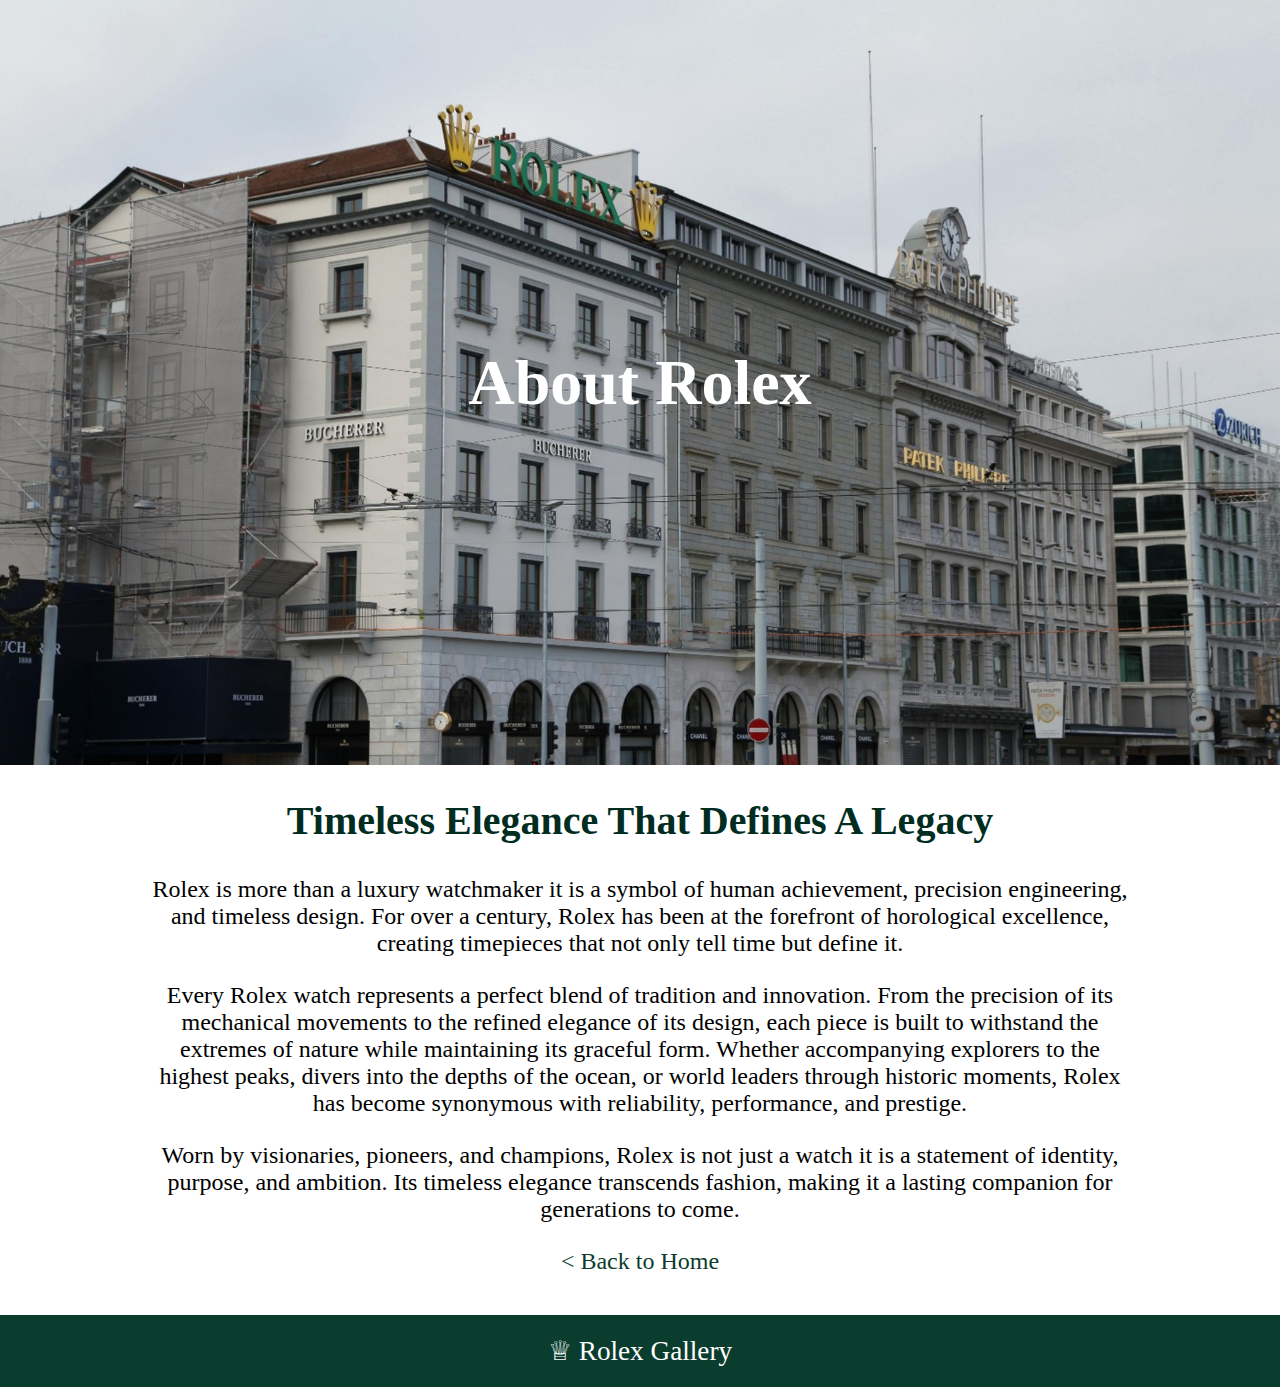
<file: about.htm>
<!DOCTYPE html>
<html lang="en">
<head>
<meta charset="UTF-8" />
<meta name="viewport" content="width=device-width, initial-scale=1.0"/>
<title>About Rolex</title>
<style>
body { background-color: white; font-family: platino, serif; margin: 0px; padding: 0; text-align: center;}

header { background-image: url(about1.jpg); background-size: cover; background-position: center center; height: 85vh; display: flex; justify-content: center; align-items: center;}

header h1 { font-size: 4em; color: white;}

h1 { font-size: 2.5em; text-align: center; padding: 5px 20px; color: #002d1f;}

p { font-size: 1.5em; text-align: canter; margin: 25px 150px;}

a:link { color: #0b3d2e; background-color: transparent; text-decoration: none;}

a:visited { color: gray; background-color: transparent; text-decoration: none;}

a:hover { color: gray; background-color: transparent; text-decoration: underline;}

a:active { color: gray; background-color: transparent; text-decoration: underline;}

footer { background: #0b3d2e; color: white; font-size: 1.7em; text-align:center; padding: 20px; margin-top: 40px;}
</style>
</head>
<body>
<header>
<h1>About Rolex</h1>
</header>
<h1>Timeless Elegance That Defines A Legacy</h1>
<p>Rolex is more than a luxury watchmaker it is a symbol of human achievement, precision engineering, and timeless design. For over a century, Rolex has been at the forefront of horological excellence, creating timepieces that not only tell time but define it.</P>
<p>Every Rolex watch represents a perfect blend of tradition and innovation. From the precision of its mechanical movements to the refined elegance of its design, each piece is built to withstand the extremes of nature while maintaining its graceful form. Whether accompanying explorers to the highest peaks, divers into the depths of the ocean, or world leaders through historic moments, Rolex has become synonymous with reliability, performance, and prestige.</p>
<p>Worn by visionaries, pioneers, and champions, Rolex is not just a watch it is a statement of identity, purpose, and ambition. Its timeless elegance transcends fashion, making it a lasting companion for generations to come.</p>
<p><a href="index.htm"><  Back to Home</a></p>
<footer>
&#9813; Rolex Gallery
</footer>
</body>
</html>
</file>
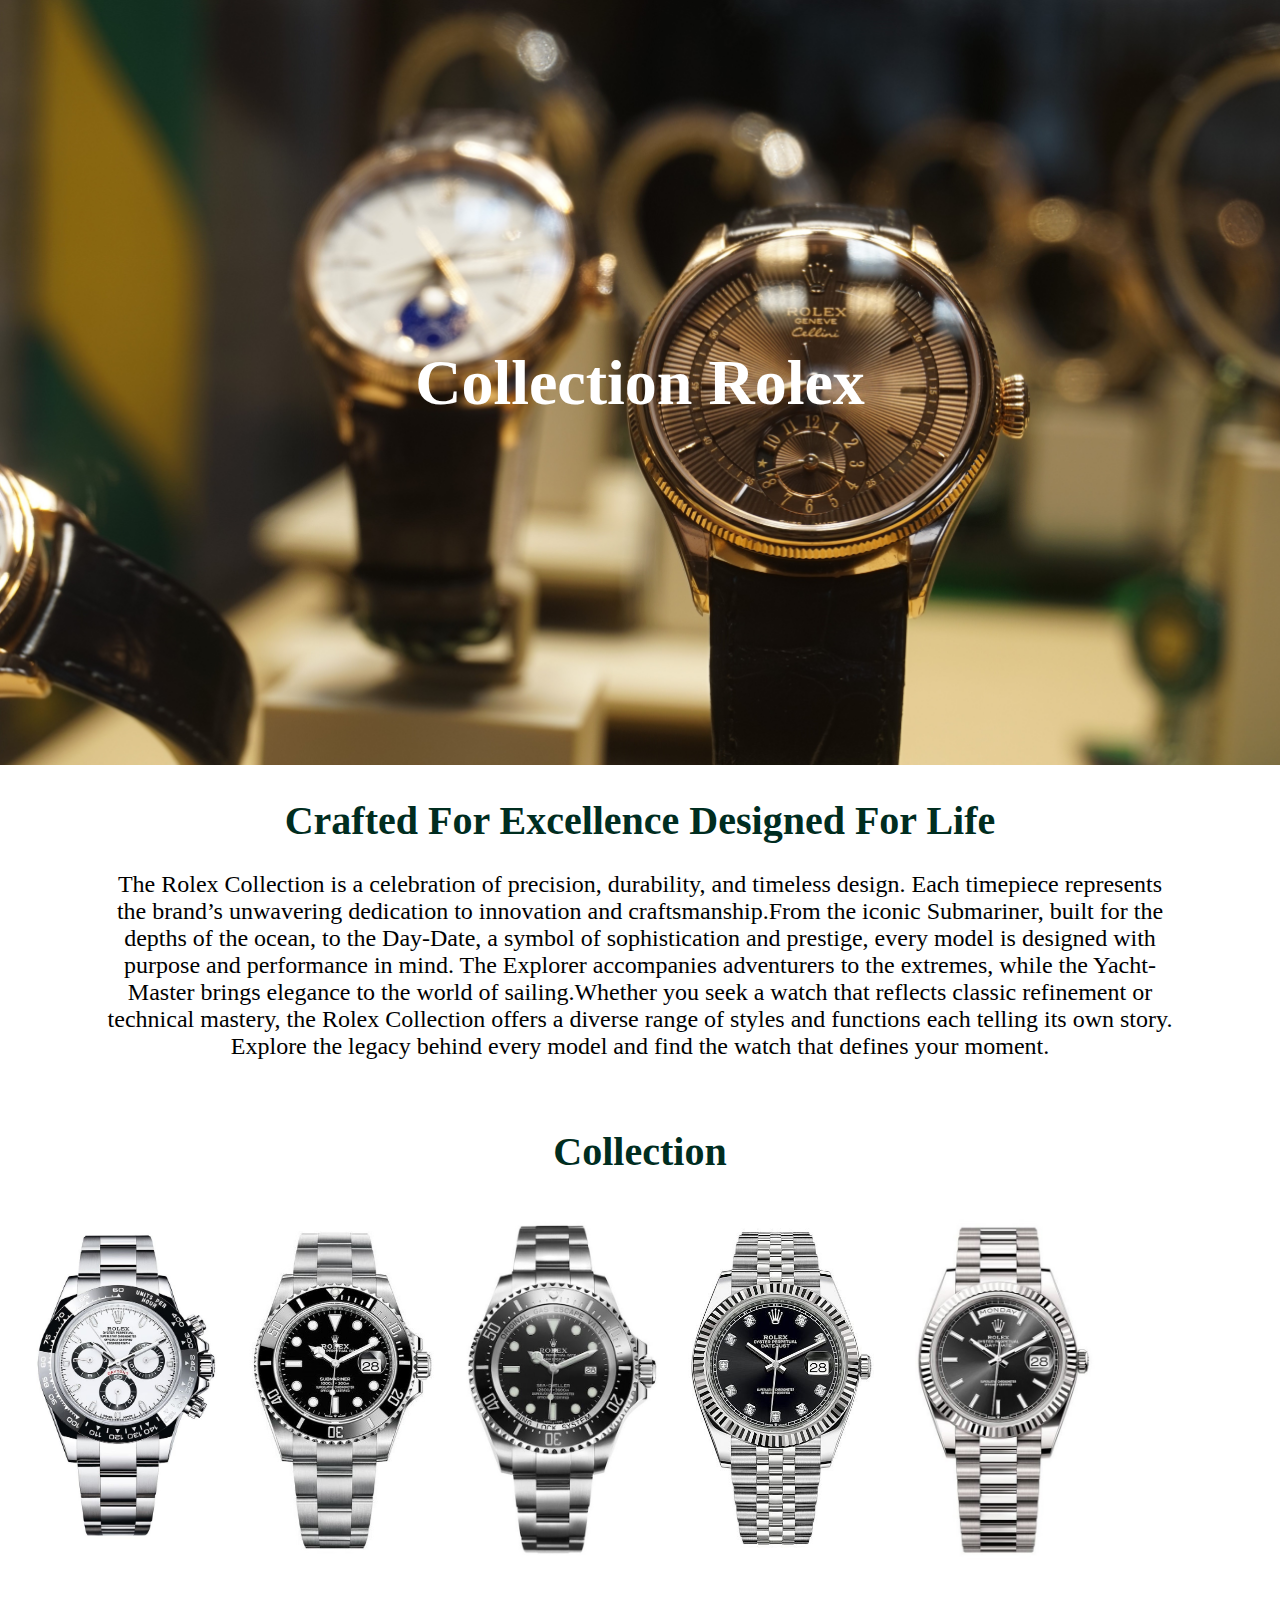
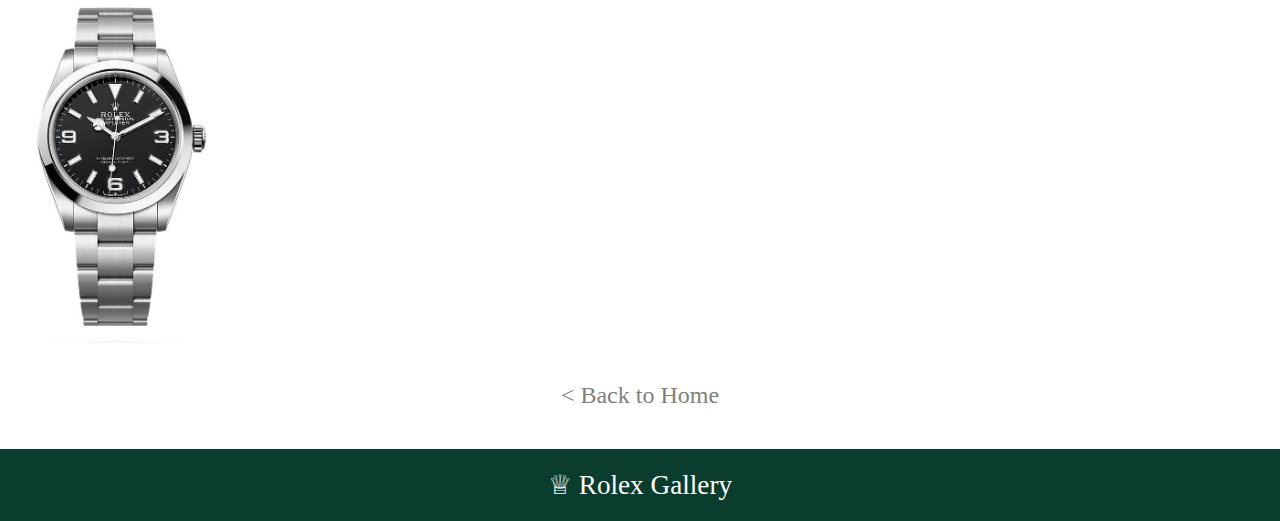
<file: collection.htm>
<!DOCTYPE html>
<html lang="en">
<head>
<meta charset="UTF-8" />
<meta name="viewport" content="width=device-width, initial-scale=1.0"/>
<title>Collection Rolex</title>
<style>
body { background-color: white; font-family: platino, serif; margin: 0px; text-align: center;}

header { background-image: url(collection1.jpg); background-size: cover; background-position: center center; height: 85vh; display: flex; justify-content: center; align-items: center;}

header h1 { font-size: 4em; color: white;}

section { padding: 5px 20px; text-align: center;}

section h1 { font-size: 2.5em; text-align: center; color: #002d1f;}

section p { font-size: 1.5em; text-align: center; margin: 25px 85px;}

section h2 { font-size: 2.5em; color: #002d1f;}

.container { display: flex; flex-wrap: wrap; gap: 20px;}

img { width: 200px; border-radius: 10px;}

a:link { color: gray; background-color: transparent; text-decoration: none;}

a:visited { color: gray; background-color: transparent; text-decoration: none;}

a:hover { color: gray; background-color: transparent; text-decoration: underline;}

a:active { color: gray; background-color: transparent; text-decoration: underline;}

footer { background: #0b3d2e; color: white; font-size: 1.7em; text-align:center; padding: 20px; margin-top: 10px;}
</style>
</head>
<body>
<header>
<h1>Collection Rolex</h1>
</header>

<section>
<h1>Crafted For Excellence Designed For Life</h1>
<p>The Rolex Collection is a celebration of precision, durability, and timeless design. Each timepiece represents the brand’s unwavering dedication to innovation and craftsmanship.From the iconic Submariner, built for the depths of the ocean, to the Day-Date, a symbol of sophistication and prestige, every model is designed with purpose and performance in mind. The Explorer accompanies adventurers to the extremes, while the Yacht-Master brings elegance to the world of sailing.Whether you seek a watch that reflects classic refinement or technical mastery, the Rolex Collection offers a diverse range of styles and functions each telling its own story. Explore the legacy behind every model and find the watch that defines your moment.</p>
</section>

<section>
<h2>Collection</h2>
<div class="container">
<a href="daytona.htm">
<img src="daytona1.jpg" alt="Rolex Daytona">
</a>
<a href="submariner.htm">
<img src="submariner1.jpg" alt="Rolex Submariner">
</a>
<a href="sea-dweller.htm">
<img src="sea-dweller1.jpg" alt="Rolex Sea-Dweller">
</a>
<a href="datejust.htm">
<img src="datejust1.jpg" alt="Rolex Datejust">
</a>
<a href="day-date.htm">
<img src="day-date1.jpg" alt="Rolex Day-Date">
</a>
<a href="explorer.htm">
<img src="explorer1.jpg" alt="Rolex Explorer">
</a>
</div>
</section>

<section>
<p><a href="index.htm">< Back to Home</a></p>
</section>

<footer>
&#9813; Rolex Gallery
</footer>
</body>
</html>
</file>
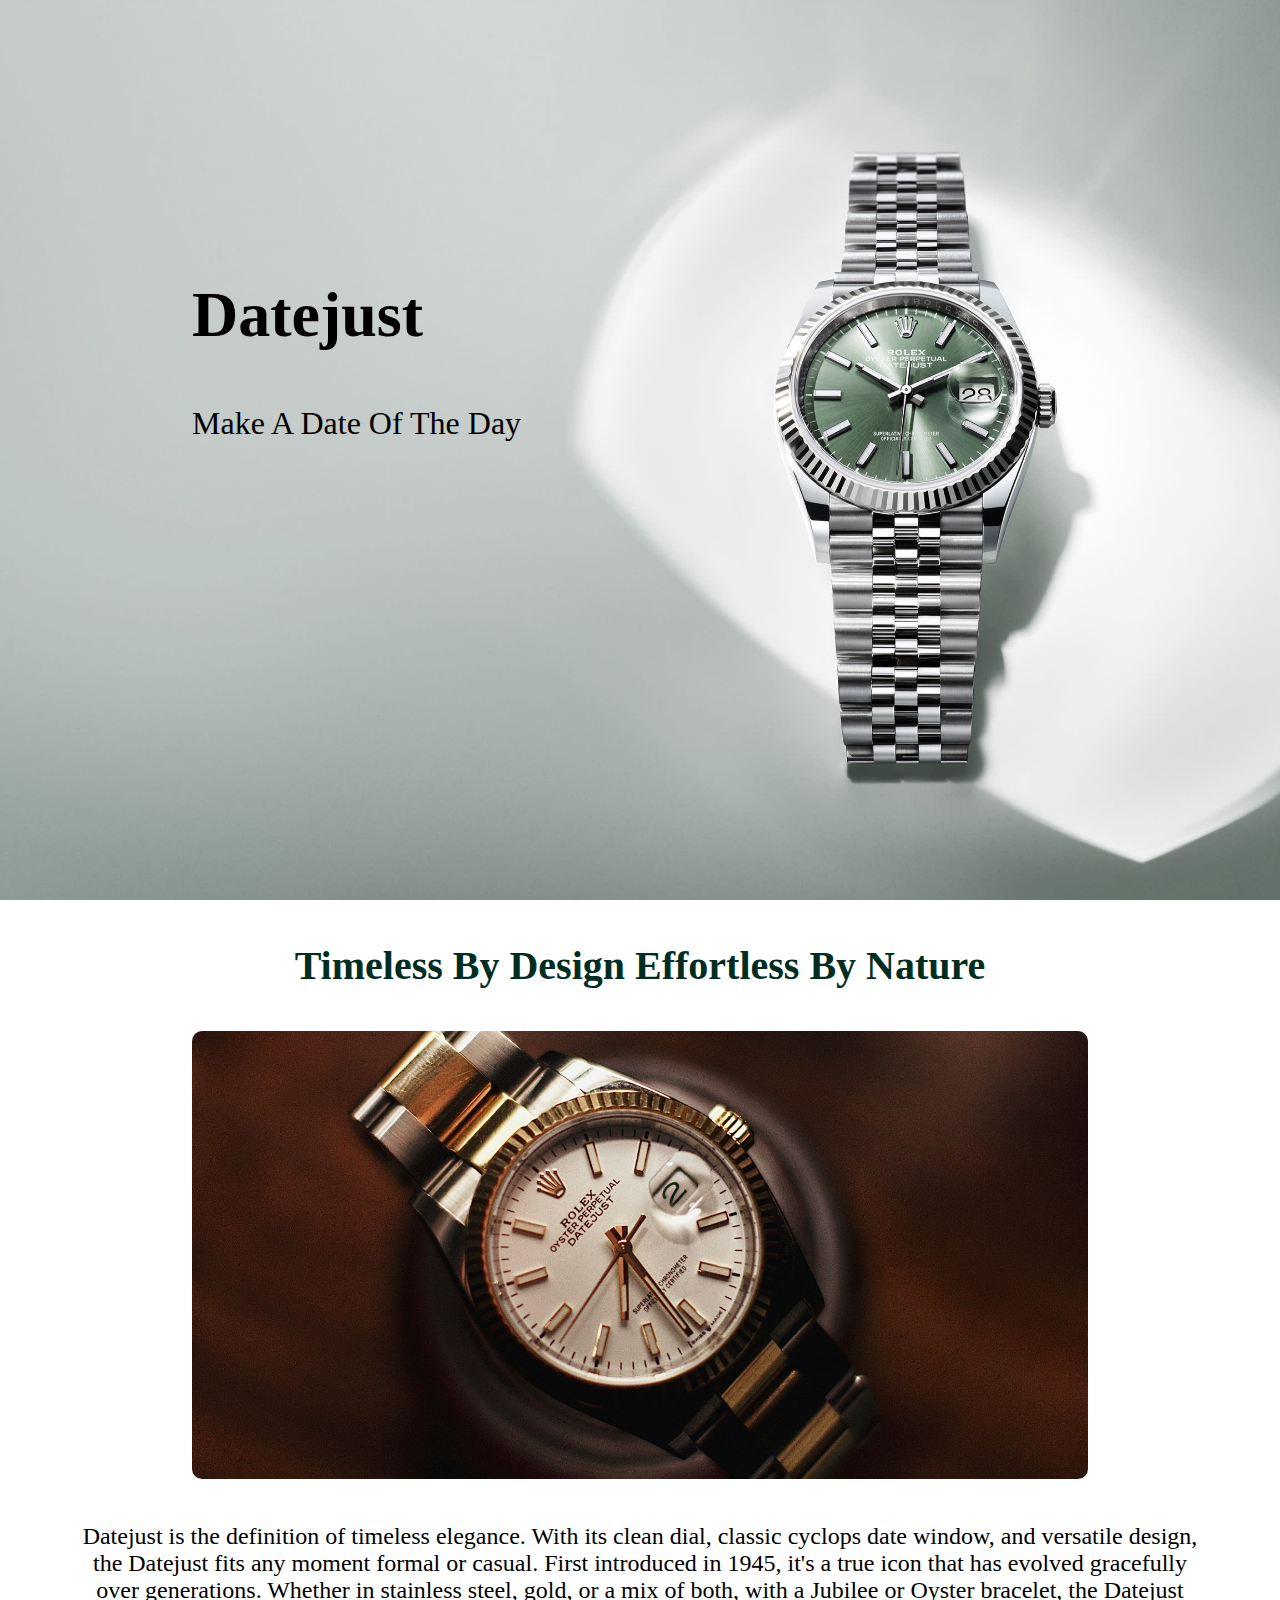
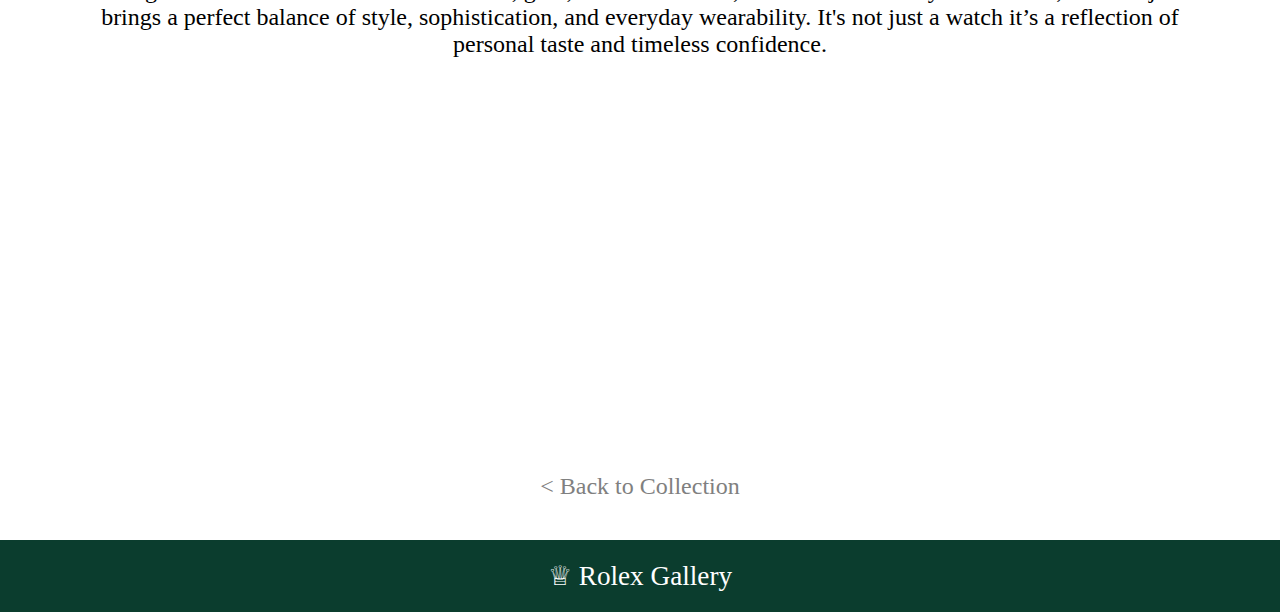
<file: datejust.htm>
<!DOCTYPE html>
<html lang="en">
<head>
<meta charset="UTF-8" />
<meta name="viewport" content="width=device-width, initial-scale=1.0"/>
<link rel="stylesheet" href="style.css">
<title>Date-just</title>
<style>
header { background-image: url(datejust.jpg); background-size: cover; background-position: center center; height: 100vh; position: relative; color: black;} 
.overlay { position: absolute; text-align: left; top: 25%;  margin-left: 15%;}
.overlay h2 { font-size: 4em;}
.overlay p { font-size: 2em;  margin-left: 0;}
</style>
</head>
<body>
<header>
<div class="overlay">
<h2>Datejust</h2>
<p>Make A Date Of The Day</p>
</div>
</header>
<h1>Timeless By Design Effortless By Nature</h1>
<img src="datejust2.jpg" alt="Rolex Datejust">
<p>Datejust is the definition of timeless elegance. With its clean dial, classic cyclops date window, and versatile design, the Datejust fits any moment formal or casual. First introduced in 1945, it's a true icon that has evolved gracefully over generations. Whether in stainless steel, gold, or a mix of both, with a Jubilee or Oyster bracelet, the Datejust brings a perfect balance of style, sophistication, and everyday wearability. It's not just a watch it’s a reflection of personal taste and timeless confidence.</p>
<table>
<tr>
<td>
<iframe width="560" height="315" src="https://www.youtube.com/embed/i6x6YTnvDNQ?si=YHGpEahLhLN63D08" title="YouTube video player" frameborder="0" allow="accelerometer; autoplay; clipboard-write; encrypted-media; gyroscope; picture-in-picture; web-share" referrerpolicy="strict-origin-when-cross-origin" allowfullscreen></iframe>
</td>
<td>
<iframe width="560" height="315" src="https://www.youtube.com/embed/ZN0NHhdpsII?si=Q3p6FcaPKR4AqPRm" title="YouTube video player" frameborder="0" allow="accelerometer; autoplay; clipboard-write; encrypted-media; gyroscope; picture-in-picture; web-share" referrerpolicy="strict-origin-when-cross-origin" allowfullscreen></iframe>
</td>
</tr>
</table>
<p><a href="collection.htm">< Back to Collection</a></p>
<footer>
&#9813; Rolex Gallery
</footer>
</body>
</html>
</file>
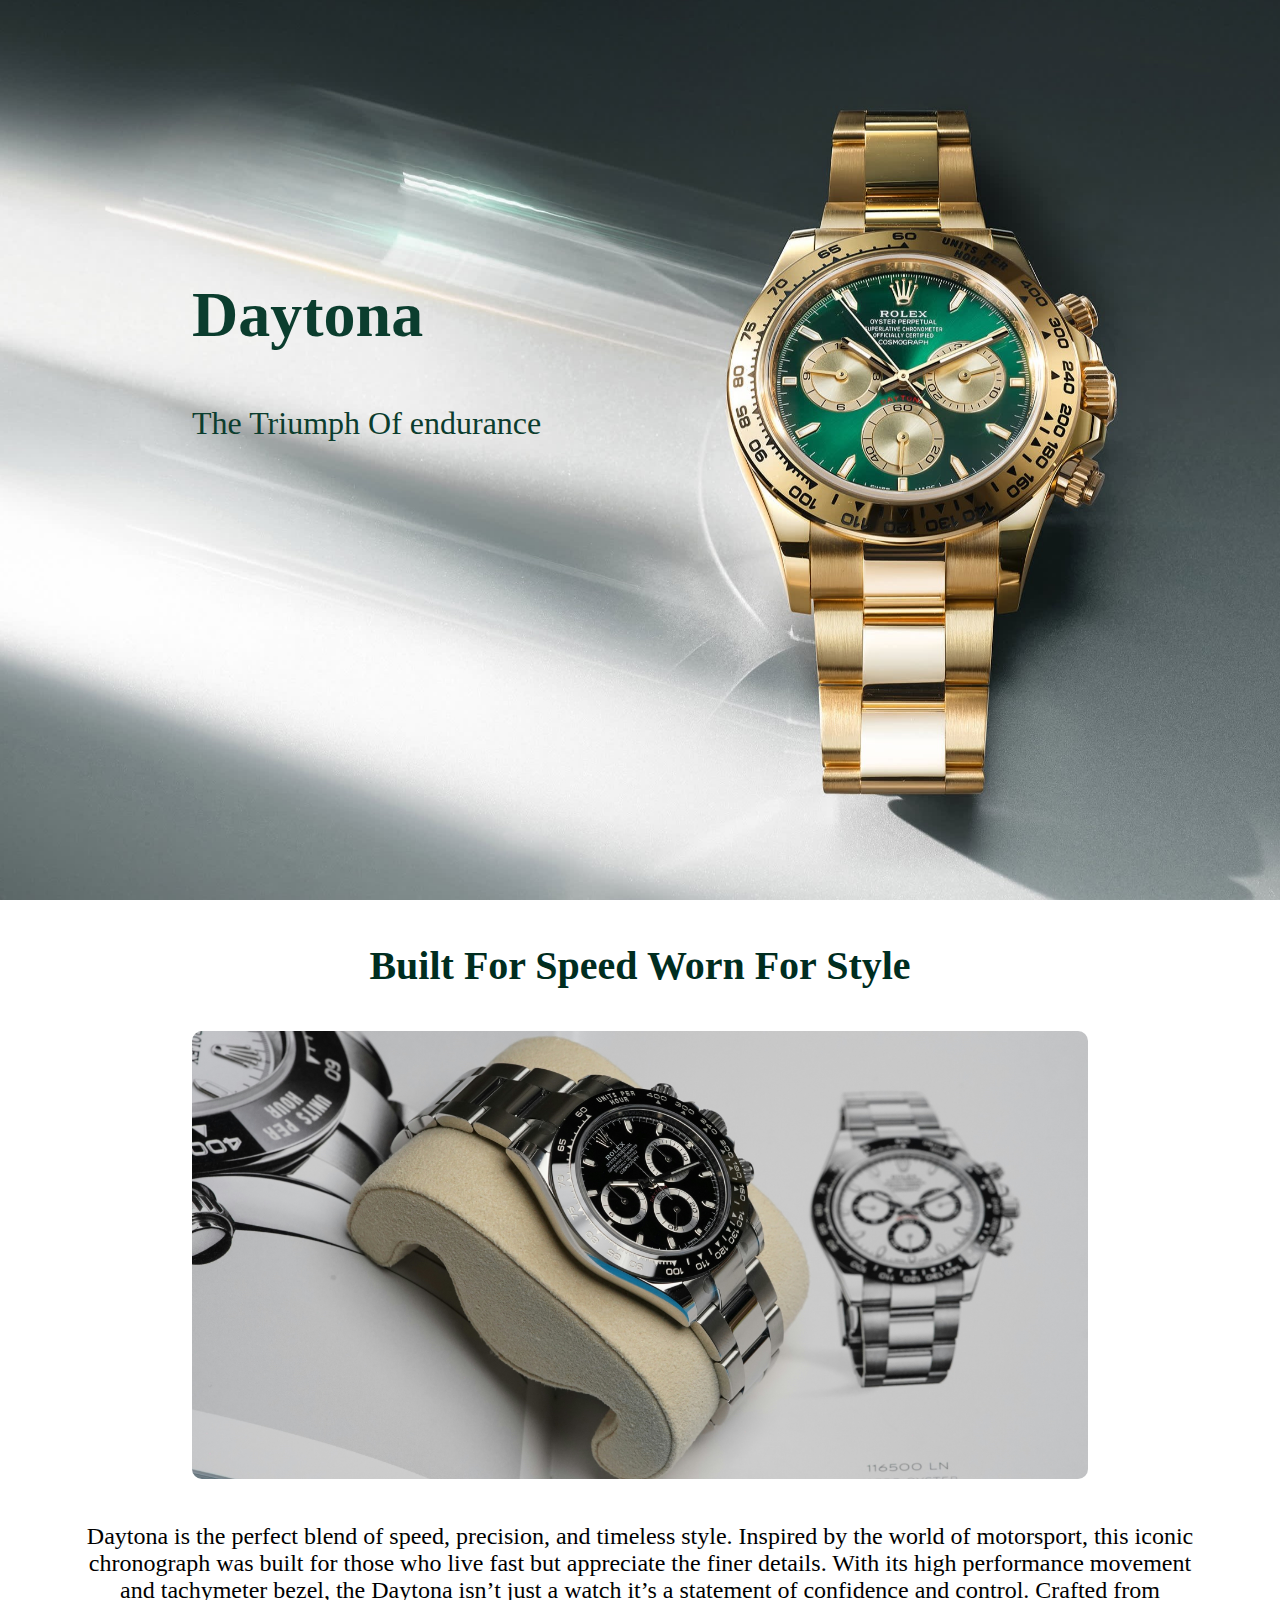
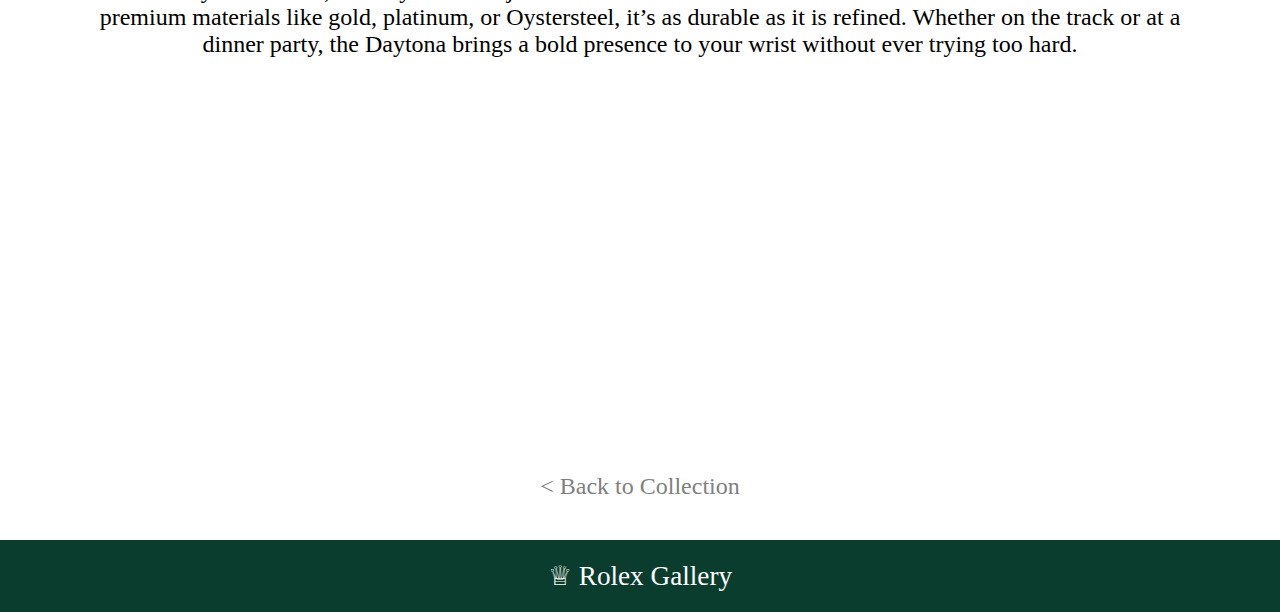
<file: daytona.htm>
<!DOCTYPE html>
<html lang="en">
<head>
<meta charset="UTF-8" />
<meta name="viewport" content="width=device-width, initial-scale=1.0"/>
<link rel="stylesheet" href="style.css">
<title>Daytona</title>
<style>
header { background-image: url(daytona.jpg); background-size: cover; background-position: center center; height: 100vh; position: relative; color: #0b3d2e;} 
.overlay { position: absolute; text-align: left; top: 25%;  margin-left: 15%;}
.overlay h2 { font-size: 4em;}
.overlay p { font-size: 2em;  margin-left: 0;}
</style>
</head>
<body>
<header>
<div class="overlay">
<h2>Daytona</h2>
<p>The Triumph Of endurance</p>
</div>
</header>
<h1>Built For Speed Worn For Style</h1>
<img src="daytona2.jpg" alt="Rolex Daytona ">
<p>Daytona is the perfect blend of speed, precision, and timeless style. Inspired by the world of motorsport, this iconic chronograph was built for those who live fast but appreciate the finer details. With its high performance movement and tachymeter bezel, the Daytona isn’t just a watch it’s a statement of confidence and control. Crafted from premium materials like gold, platinum, or Oystersteel, it’s as durable as it is refined. Whether on the track or at a dinner party, the Daytona brings a bold presence to your wrist without ever trying too hard.</p>
<table>
<tr>
<td>
<iframe width="560" height="315" src="https://www.youtube.com/embed/jZUoCe2bynE?si=ws6trRq6fAxwPCcB" title="YouTube video player" frameborder="0" allow="accelerometer; autoplay; clipboard-write; encrypted-media; gyroscope; picture-in-picture; web-share" referrerpolicy="strict-origin-when-cross-origin" allowfullscreen></iframe>
</td>
<td>
<iframe width="560" height="315" src="https://www.youtube.com/embed/BqEuVIKqQ_U?si=KMu2k2L0GlOEdmGy" title="YouTube video player" frameborder="0" allow="accelerometer; autoplay; clipboard-write; encrypted-media; gyroscope; picture-in-picture; web-share" referrerpolicy="strict-origin-when-cross-origin" allowfullscreen></iframe>
</td>
</tr>
</table>
<p><a href="collection.htm">< Back to Collection</a></p>
<footer>
&#9813; Rolex Gallery
</footer>
</body>
</html>
</file>
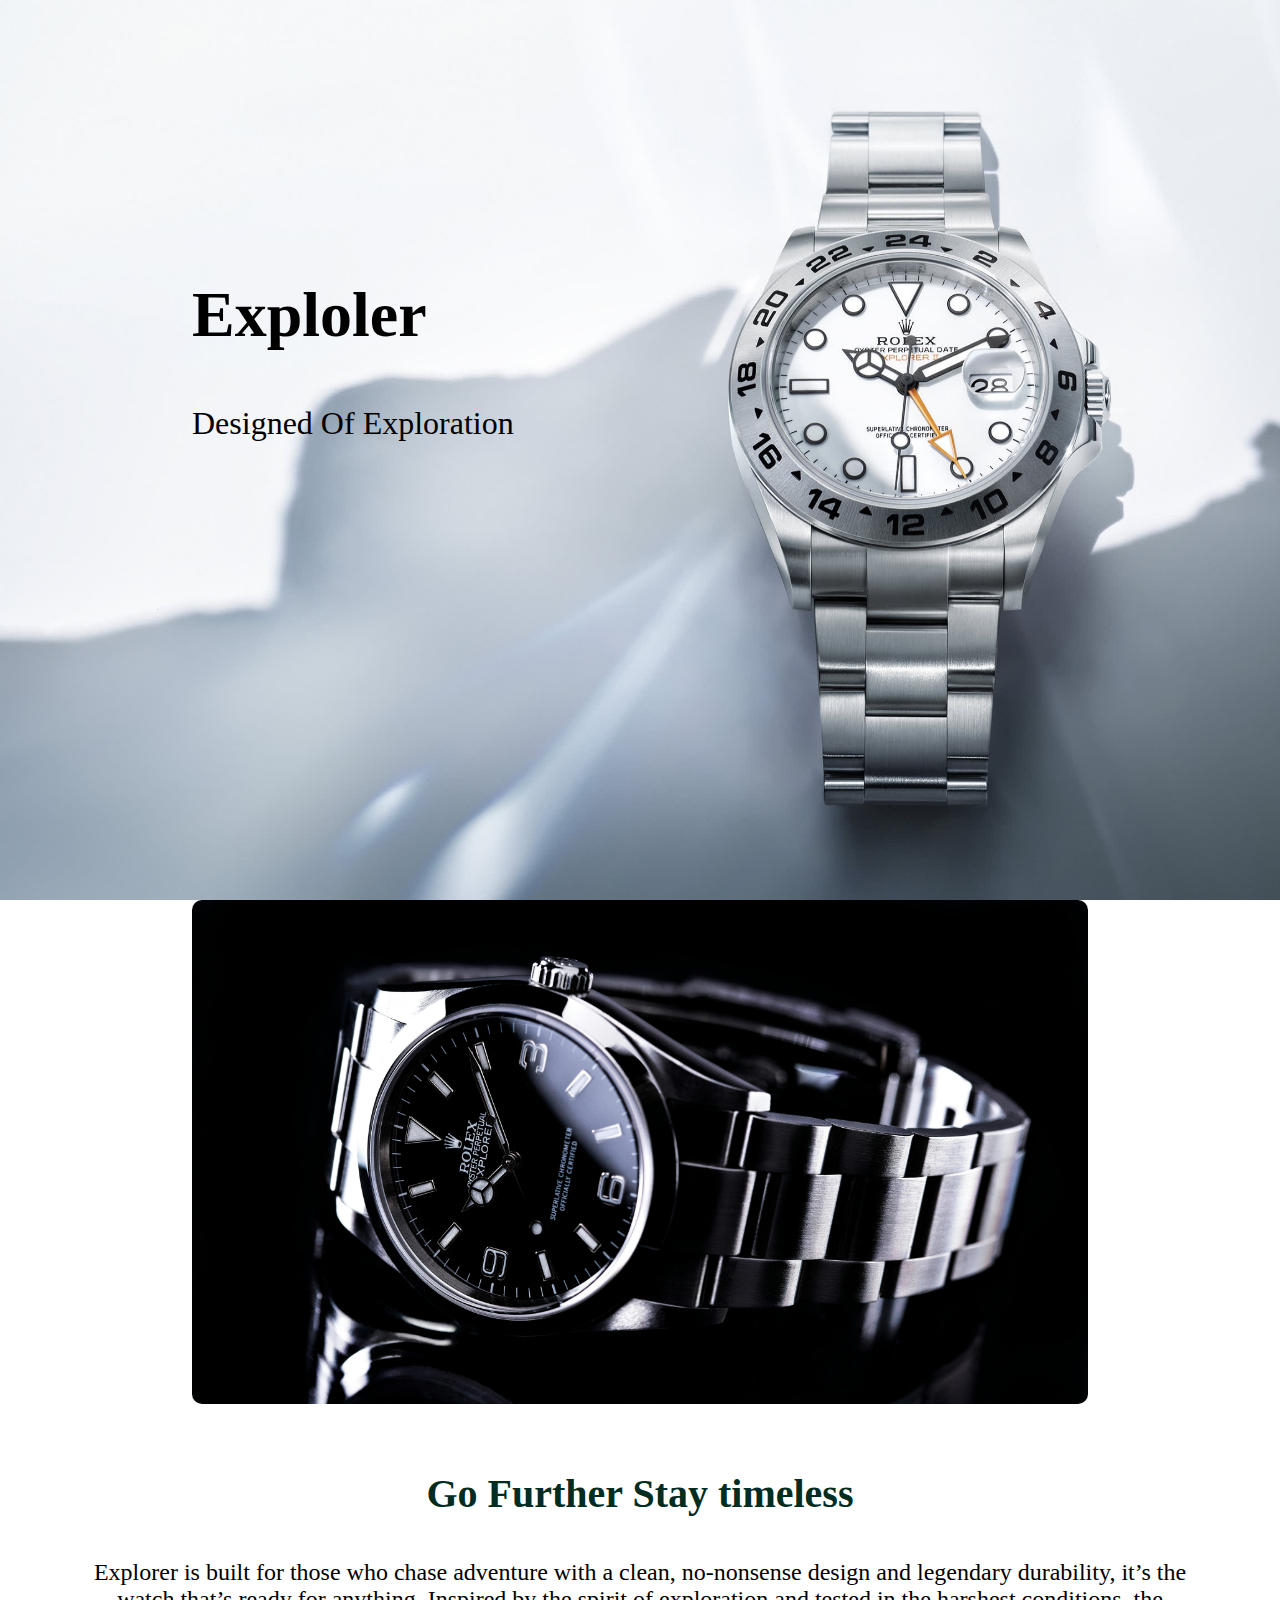
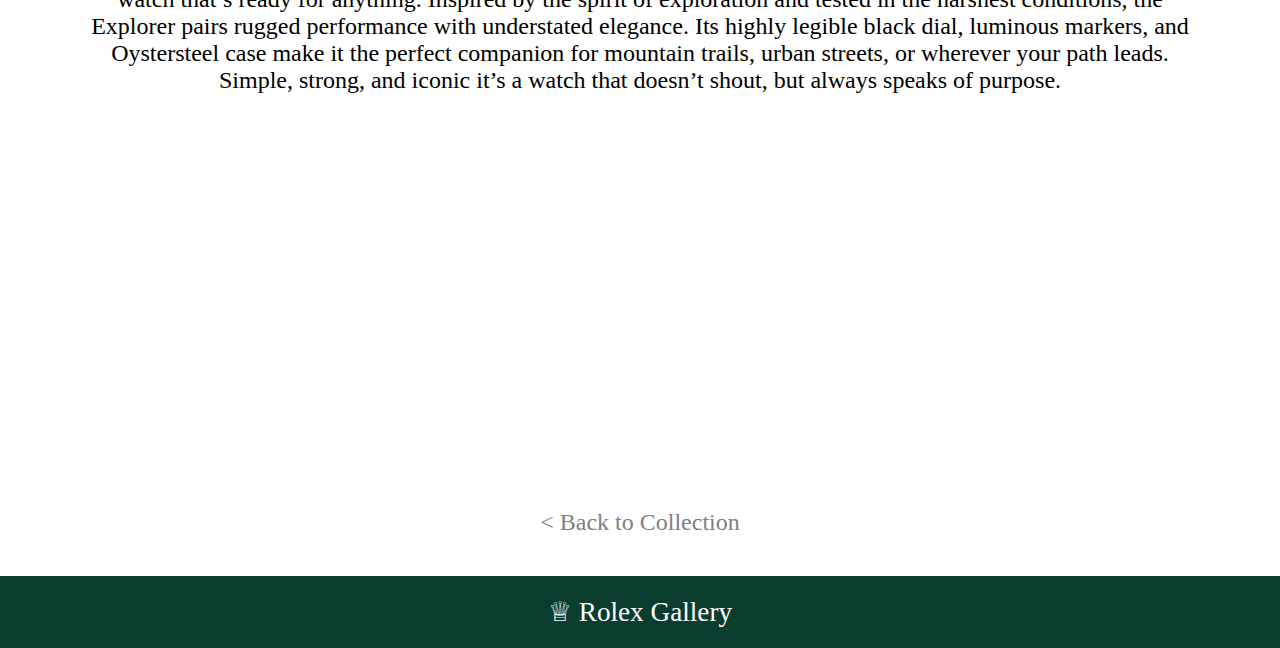
<file: explorer.htm>
<!DOCTYPE html>
<html lang="en">
<head>
<meta charset="UTF-8" />
<meta name="viewport" content="width=device-width, initial-scale=1.0"/>
<link rel="stylesheet" href="style.css">
<title>Explorer</title>
<style>
header { background-image: url(explorer.jpg); background-size: cover; background-position: center center; height: 100vh; position: relative; color: black;} 
.overlay { position: absolute; text-align: left; top: 25%;  margin-left: 15%;}
.overlay h2 { font-size: 4em;}
.overlay p { font-size: 2em;  margin-left: 0;}
</style>
</head>
<body>
<header>
<div class="overlay">
<h2>Exploler</h2>
<p>Designed Of Exploration</p>
</div>
</header>
<img src="explorer2.jpg" alt="Rolex Explorer">
<h1>Go Further Stay timeless</h1>
<p>Explorer is built for those who chase adventure with a clean, no-nonsense design and legendary durability, it’s the watch that’s ready for anything. Inspired by the spirit of exploration and tested in the harshest conditions, the Explorer pairs rugged performance with understated elegance. Its highly legible black dial, luminous markers, and Oystersteel case make it the perfect companion for mountain trails, urban streets, or wherever your path leads. Simple, strong, and iconic it’s a watch that doesn’t shout, but always speaks of purpose.</p>
<table>
<tr>
<td>
<iframe width="560" height="315" src="https://www.youtube.com/embed/LNlt3crh0Xk?si=suKvub4k4wZoXuJ_" title="YouTube video player" frameborder="0" allow="accelerometer; autoplay; clipboard-write; encrypted-media; gyroscope; picture-in-picture; web-share" referrerpolicy="strict-origin-when-cross-origin" allowfullscreen></iframe>
</td>
<td>
<iframe width="560" height="315" src="https://www.youtube.com/embed/bQESXOm06r8?si=K1TYwSGGsSna0OzN" title="YouTube video player" frameborder="0" allow="accelerometer; autoplay; clipboard-write; encrypted-media; gyroscope; picture-in-picture; web-share" referrerpolicy="strict-origin-when-cross-origin" allowfullscreen></iframe>
</td>
</tr>
</table>
<p><a href="collection.htm">< Back to Collection</a></p>
<footer>
&#9813; Rolex Gallery
</footer>
</body>
</html>
</file>
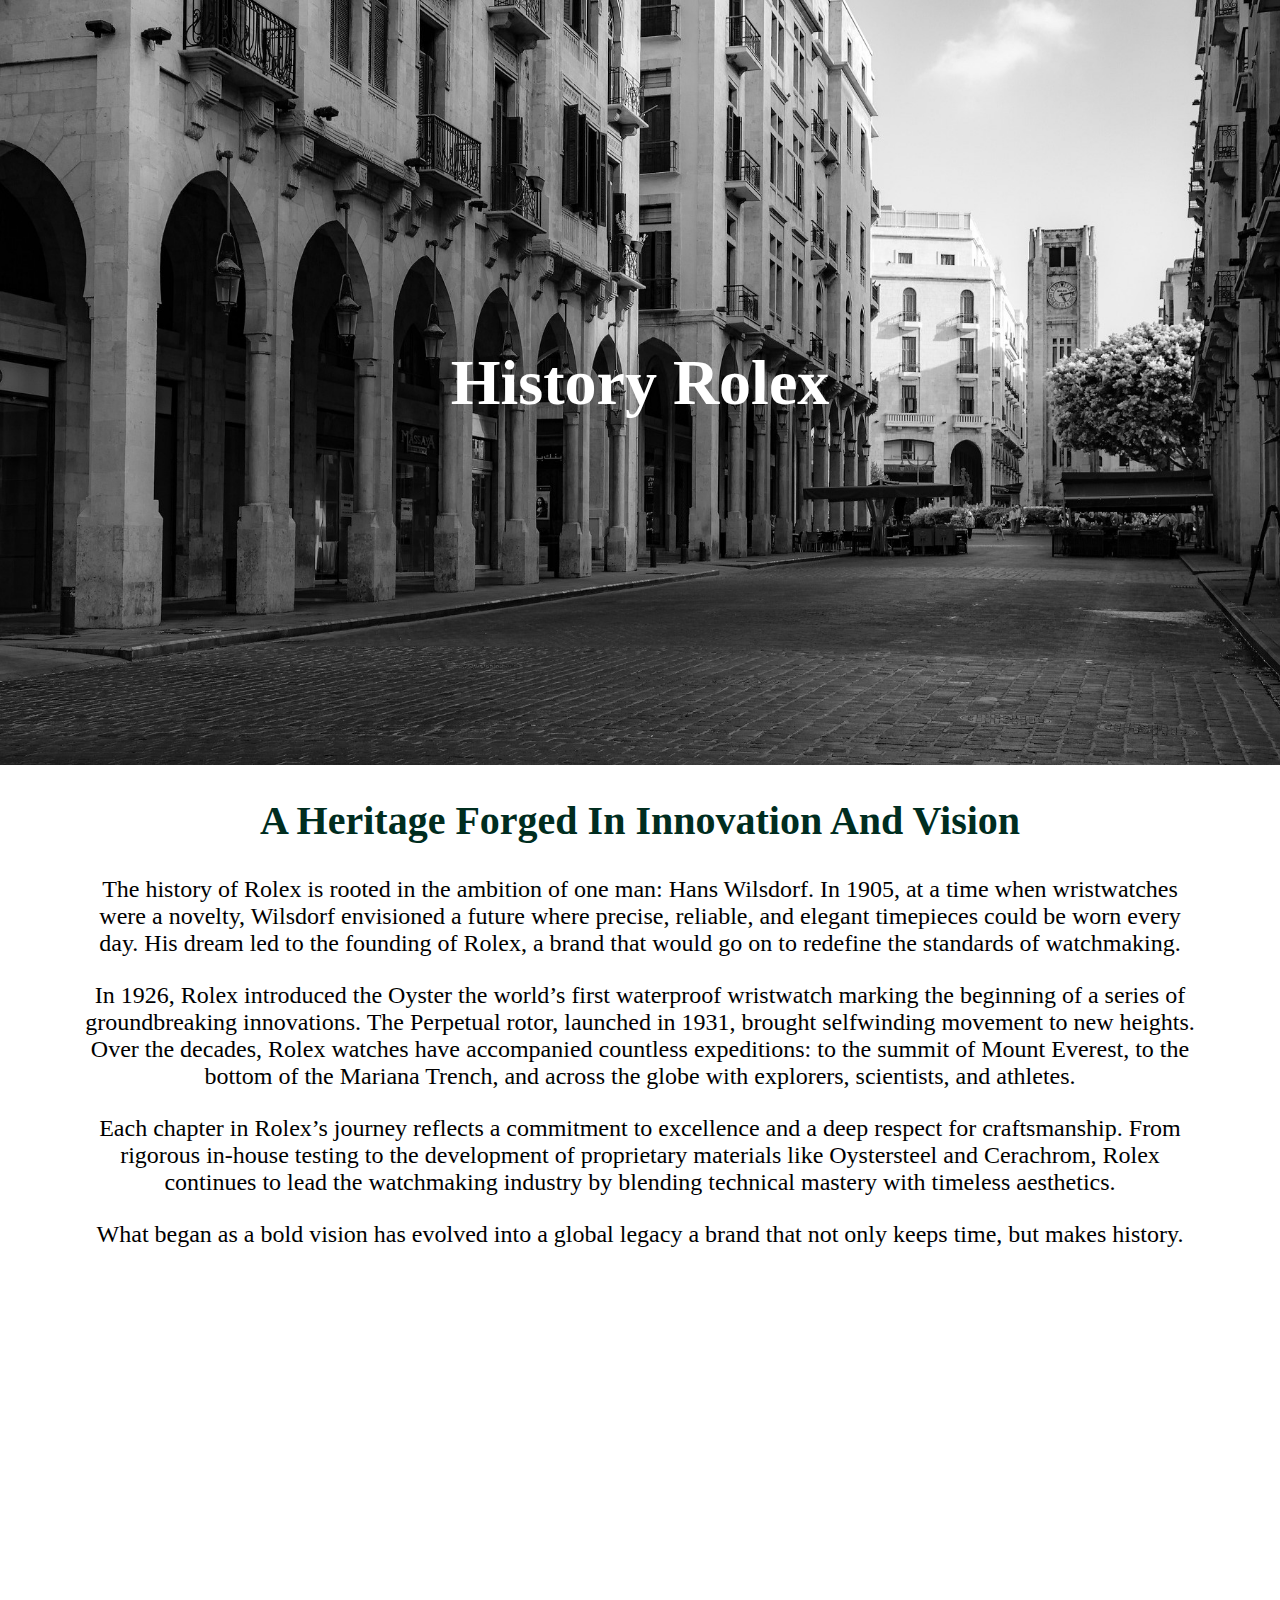
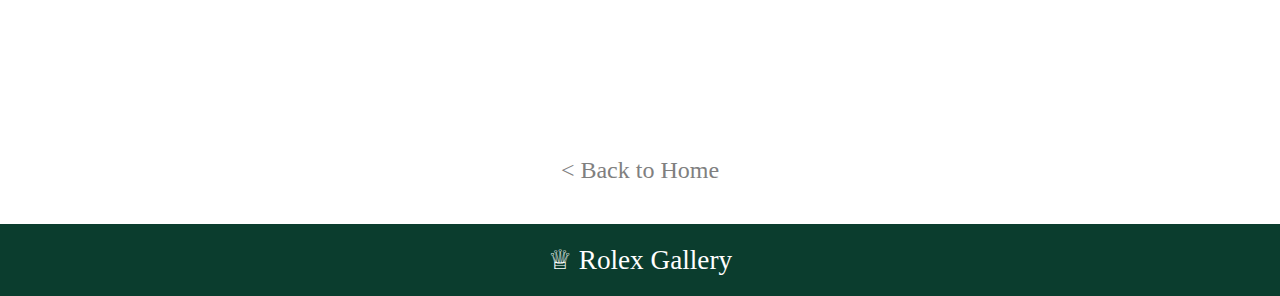
<file: history.htm>
<!DOCTYPE html>
<html lang="en">
<head>
<meta charset="UTF-8" />
<meta name="viewport" content="width=device-width, initial-scale=1.0"/>
<title>History Rolex</title>
<style>
body { background-color: white; font-family: platino, serif; margin: 0px; text-align: center;}

header { background-image: url(history1.jpg); background-size: cover; background-position: center center; height: 85vh; display: flex; justify-content: center; align-items: center;}

header h1 { font-size: 4em; color: white;}

h1 { font-size: 2.5em; text-align: center; padding: 5px 20px; color: #002d1f;}

p { font-size: 1.5em; text-align: canter; margin: 25px 85px;}

table {padding-left: 70px}

iframe { padding: 20px}

a:link { color: gray; background-color: transparent; text-decoration: none;}

a:visited { color: gray; background-color: transparent; text-decoration: none;}

a:hover { color: gray; background-color: transparent; text-decoration: underline;}

a:active { color: gray; background-color: transparent; text-decoration: underline;}

footer { background: #0b3d2e; color: white; font-size: 1.7em; text-align:center; padding: 20px; margin-top: 40px;}
</style>
</head>
<body>
<header>
<h1>History Rolex</h1>
</header>
<h1>A Heritage Forged In Innovation And Vision</h1>
<p>The history of Rolex is rooted in the ambition of one man: Hans Wilsdorf. In 1905, at a time when wristwatches were a novelty, Wilsdorf envisioned a future where precise, reliable, and elegant timepieces could be worn every day. His dream led to the founding of Rolex, a brand that would go on to redefine the standards of watchmaking.</p>
<p>In 1926, Rolex introduced the Oyster the world’s first waterproof wristwatch marking the beginning of a series of groundbreaking innovations. The Perpetual rotor, launched in 1931, brought selfwinding movement to new heights. Over the decades, Rolex watches have accompanied countless expeditions: to the summit of Mount Everest, to the bottom of the Mariana Trench, and across the globe with explorers, scientists, and athletes.</p>
<p>Each chapter in Rolex’s journey reflects a commitment to excellence and a deep respect for craftsmanship. From rigorous in-house testing to the development of proprietary materials like Oystersteel and Cerachrom, Rolex continues to lead the watchmaking industry by blending technical mastery with timeless aesthetics.</p>
<p>What began as a bold vision has evolved into a global legacy a brand that not only keeps time, but makes history.</p>
<iframe width="760" height="415" src="https://www.youtube.com/embed/BH6lFumbVK0?si=NfBlLBlgAFp7yOkP" title="YouTube video player" frameborder="0" allow="accelerometer; autoplay; clipboard-write; encrypted-media; gyroscope; picture-in-picture; web-share" referrerpolicy="strict-origin-when-cross-origin" allowfullscreen></iframe>
<p><a href="index.htm">< Back to Home</a></p>
<footer>
&#9813; Rolex Gallery
</footer>
</body>
</html>
</file>
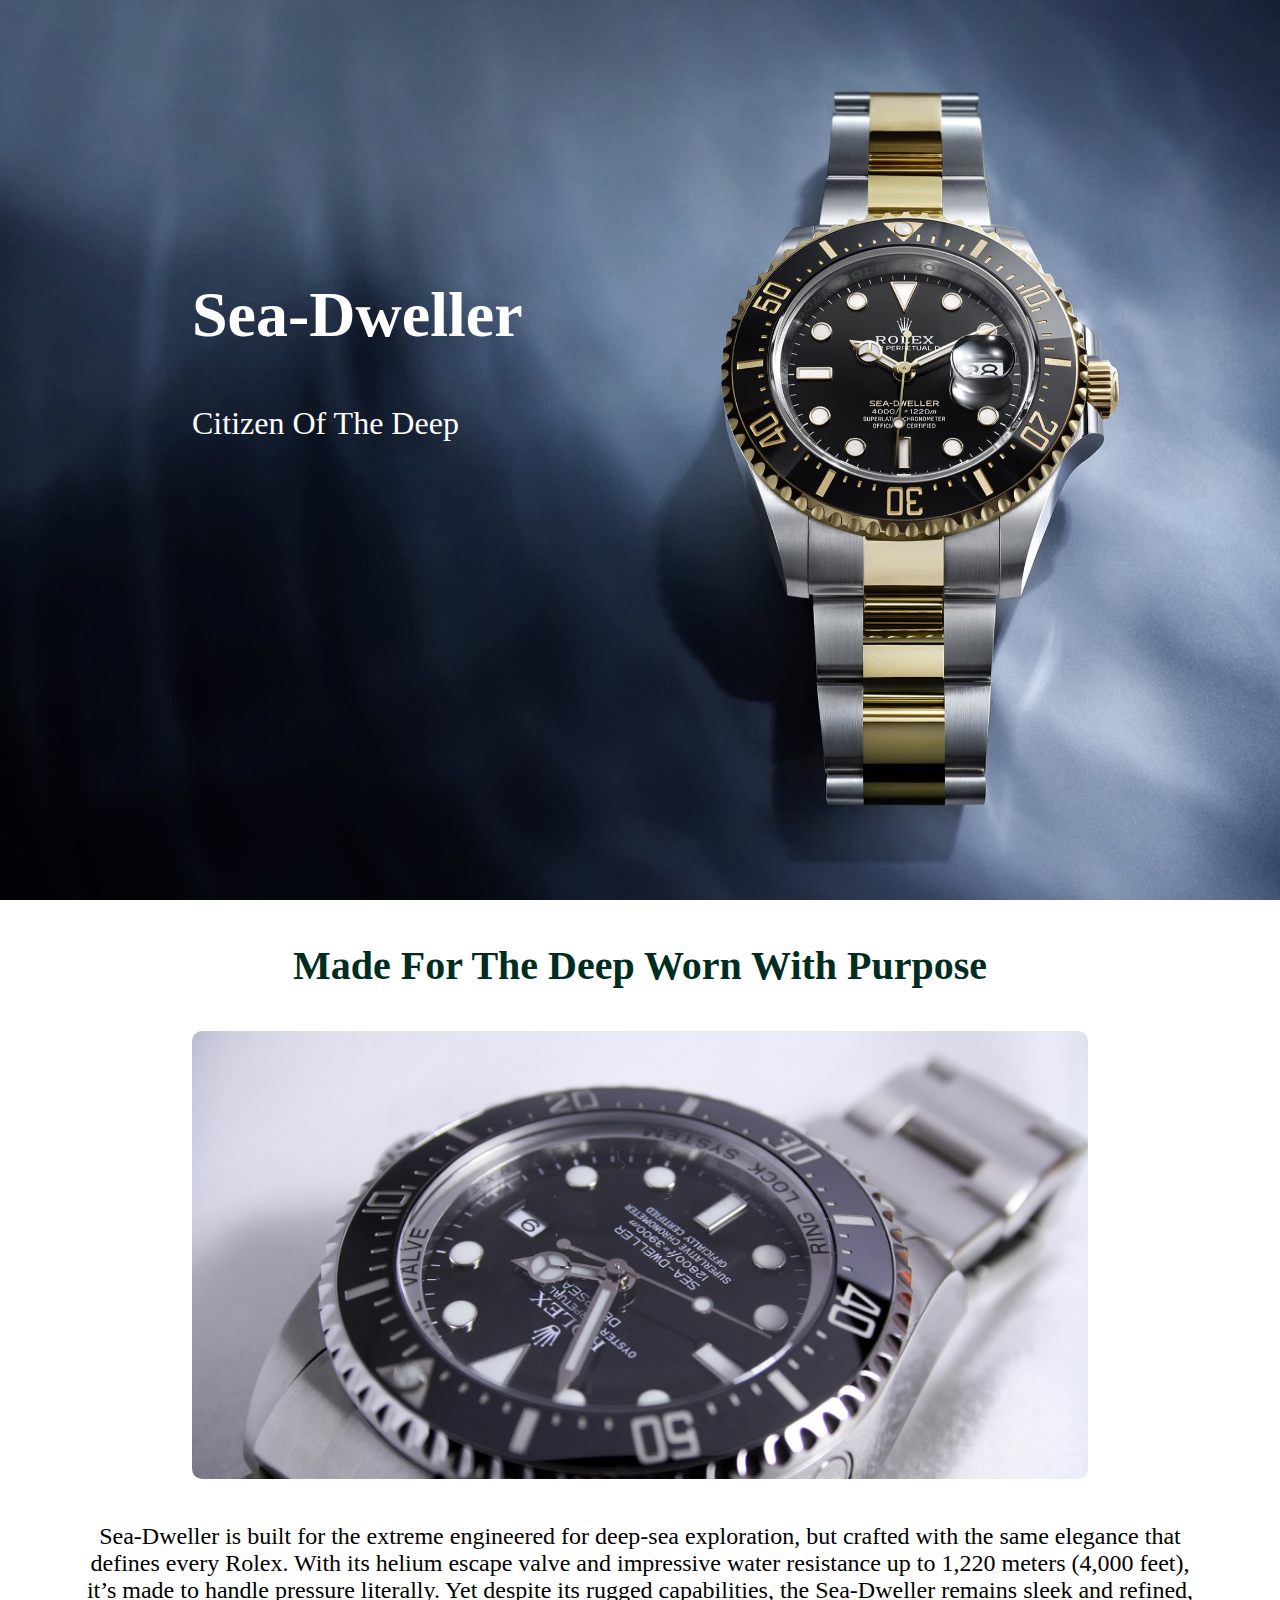
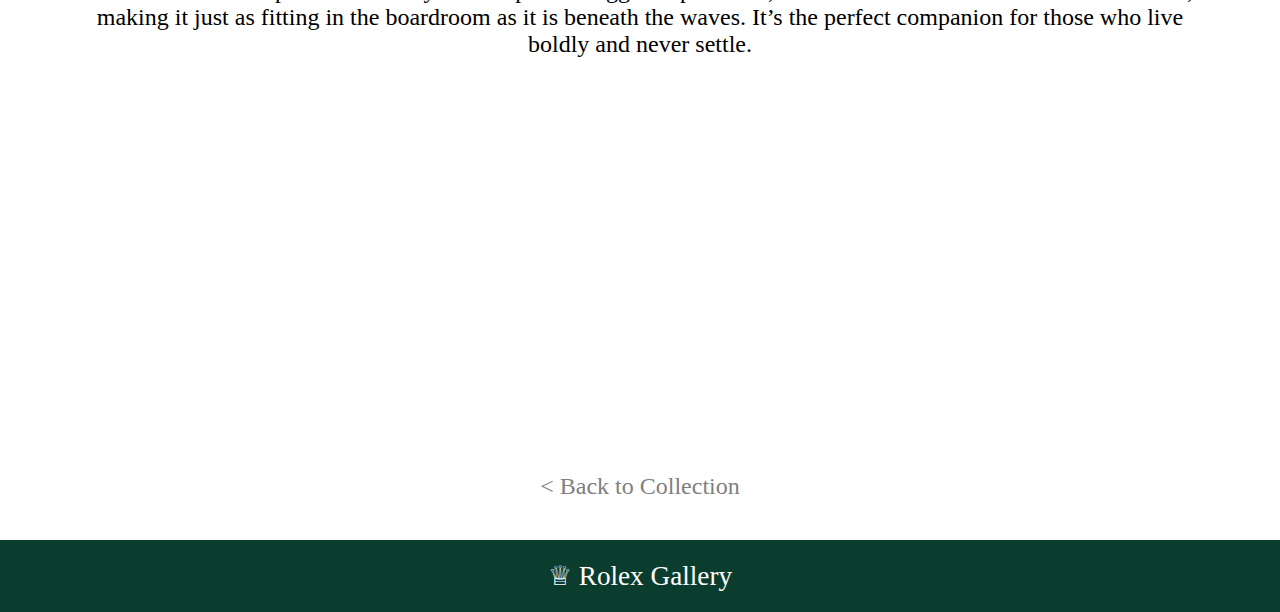
<file: sea-dweller.htm>
<!DOCTYPE html>
<html lang="en">
<head>
<meta charset="UTF-8" />
<meta name="viewport" content="width=device-width, initial-scale=1.0"/>
<link rel="stylesheet" href="style.css">
<title>Sea-Dweller</title>
<style>
header { background-image: url(sea-dweller.jpg); background-size: cover; background-position: center center; height: 100vh; position: relative; color: white;} 
.overlay { position: absolute; text-align: left; top: 25%;  margin-left: 15%;}
.overlay h2 { font-size: 4em;}
.overlay p { font-size: 2em;  margin-left: 0;}
</style>
</head>
<body>
<header>
<div class="overlay">
<h2>Sea-Dweller</h2>
<p>Citizen Of The Deep</p>
</div>
</header>
<h1>Made For The Deep Worn With Purpose</h1>
<img src="sea-dweller2.jpg" alt="sea-Dweller">
<p>Sea-Dweller is built for the extreme engineered for deep-sea exploration, but crafted with the same elegance that defines every Rolex. With its helium escape valve and impressive water resistance up to 1,220 meters (4,000 feet), it’s made to handle pressure literally. Yet despite its rugged capabilities, the Sea-Dweller remains sleek and refined, making it just as fitting in the boardroom as it is beneath the waves. It’s the perfect companion for those who live boldly and never settle.</p>
<table>
<tr>
<td>
<iframe width="560" height="315" src="https://www.youtube.com/embed/R4GycztpU9c?si=_fhcFv0NhdI2sMZf" title="YouTube video player" frameborder="0" allow="accelerometer; autoplay; clipboard-write; encrypted-media; gyroscope; picture-in-picture; web-share" referrerpolicy="strict-origin-when-cross-origin" allowfullscreen></iframe>
</td>
<td>
<iframe width="560" height="315" src="https://www.youtube.com/embed/_0Ig5NoguvM?si=BTrnDCzRzQf-tV7O" title="YouTube video player" frameborder="0" allow="accelerometer; autoplay; clipboard-write; encrypted-media; gyroscope; picture-in-picture; web-share" referrerpolicy="strict-origin-when-cross-origin" allowfullscreen></iframe>
</td>
</tr>
</table>
<p><a href="collection.htm">< Back to Collection</a></p>
<footer>
&#9813; Rolex Gallery
</footer>
</body>
</html>
</file>
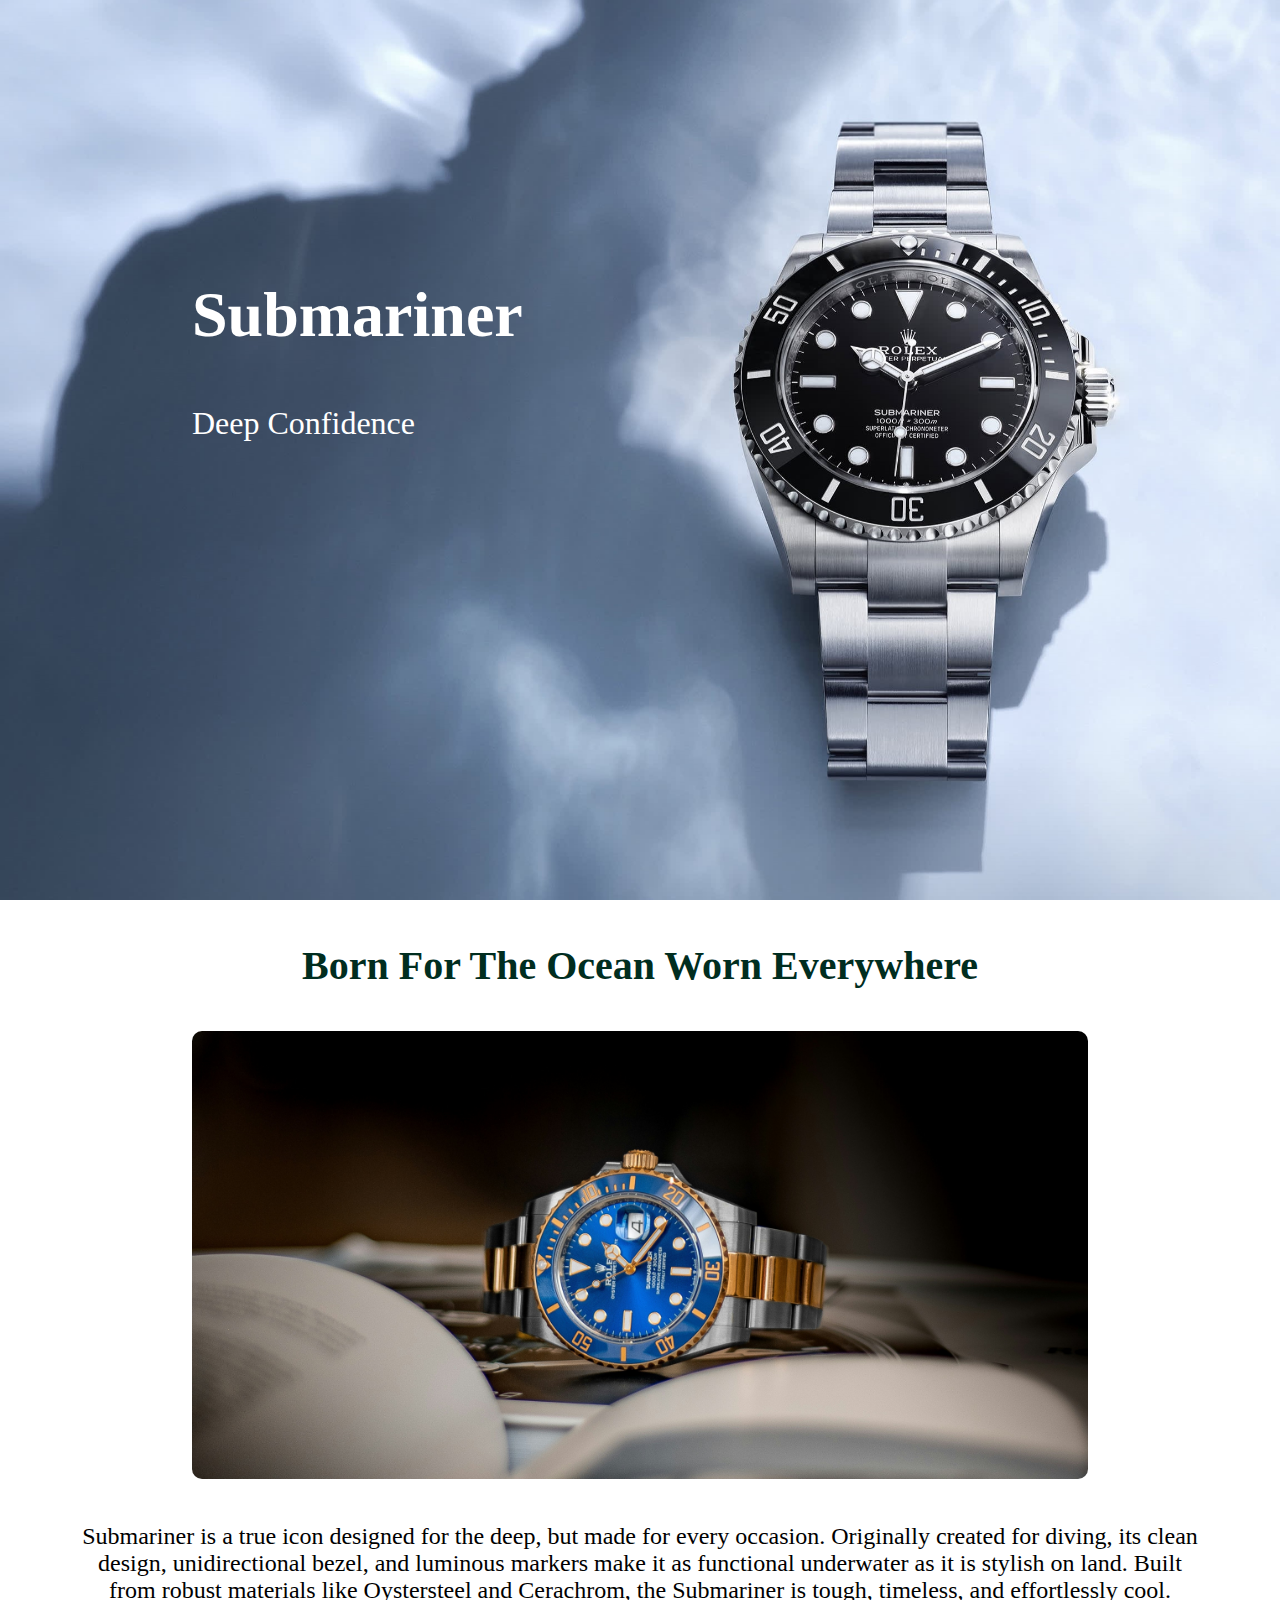
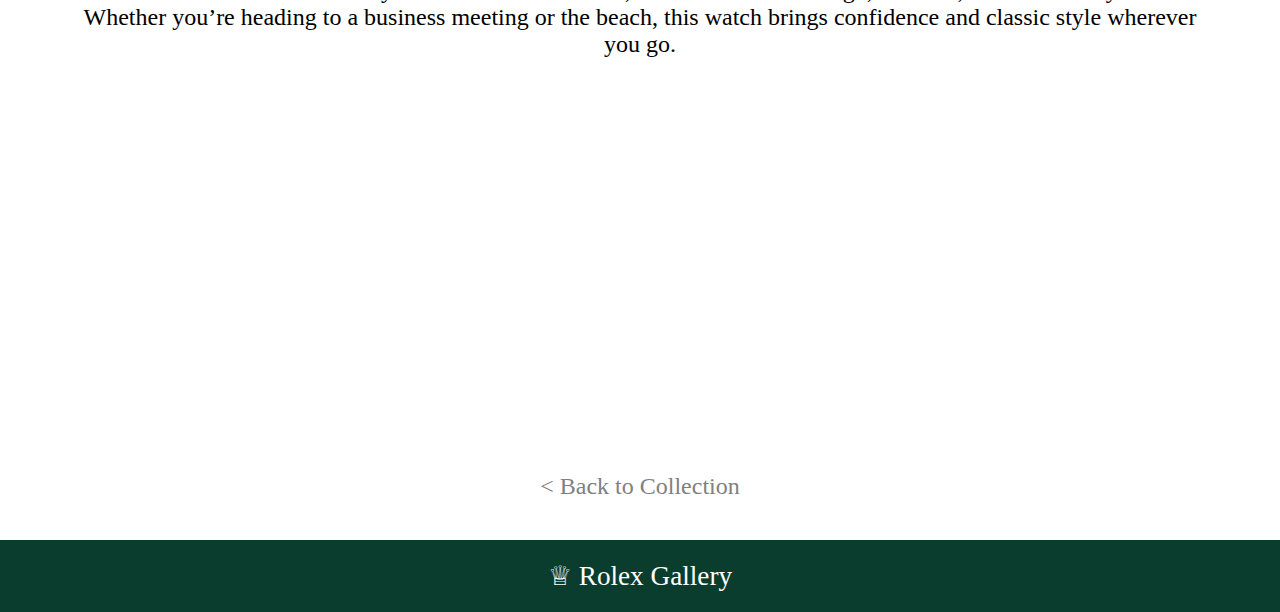
<file: submariner.htm>
<!DOCTYPE html>
<html lang="en">
<head>
<meta charset="UTF-8" />
<meta name="viewport" content="width=device-width, initial-scale=1.0"/>
<link rel="stylesheet" href="style.css">
<title>Submariner</title>
<style>
header { background-image: url(submariner.jpg); background-size: cover; background-position: center center; height: 100vh; position: relative; color: white;} 
.overlay { position: absolute; text-align: left; top: 25%;  margin-left: 15%;}
.overlay h2 { font-size: 4em;}
.overlay p { font-size: 2em;  margin-left: 0;}
</style>
</head>
<body>
<header>
<div class="overlay">
<h2>Submariner</h2>
<p>Deep Confidence</p>
</div>
</header>
<h1>Born For The Ocean Worn Everywhere</h1>
<img src="submariner2.jpg" alt="Rolex Submariner">
<p>Submariner is a true icon designed for the deep, but made for every occasion. Originally created for diving, its clean design, unidirectional bezel, and luminous markers make it as functional underwater as it is stylish on land. Built from robust materials like Oystersteel and Cerachrom, the Submariner is tough, timeless, and effortlessly cool. Whether you’re heading to a business meeting or the beach, this watch brings confidence and classic style wherever you go.</p>
<table>
<tr>
<td>
<iframe width="560" height="315" src="https://www.youtube.com/embed/oi9iEOwQNXU?si=HHFWMrcNqk4iTjr-" title="YouTube video player" frameborder="0" allow="accelerometer; autoplay; clipboard-write; encrypted-media; gyroscope; picture-in-picture; web-share" referrerpolicy="strict-origin-when-cross-origin" allowfullscreen></iframe>
</td>
<td>
<iframe width="560" height="315" src="https://www.youtube.com/embed/SRviJn5Wkko?si=vQyk_w3OzZajCzYP" title="YouTube video player" frameborder="0" allow="accelerometer; autoplay; clipboard-write; encrypted-media; gyroscope; picture-in-picture; web-share" referrerpolicy="strict-origin-when-cross-origin" allowfullscreen></iframe>
</td>
</tr>
</table>
<p><a href="collection.htm">< Back to Collection</a></p>
<footer>
&#9813; Rolex Gallery
</footer>
</body>
</html>
</file>
<file: style.css>
body { background-color: white; color: black; font-family: platino, serif; padding: 0; margin: 0; text-align: center;}

img { width: 70%; border-radius: 10px; margin-bottom: 20px;}

h1 { font-size: 2.5em; padding: 15px; color: #002d1f;}

p { font-size: 1.5em; text-align: canter; margin: 20px 75px;}

iframe { padding: 25px 0px 25px 75px }

a:link { color: gray; background-color: transparent; text-decoration: none;}

a:visited { color: gray; background-color: transparent; text-decoration: none;}

a:hover { color: gray; background-color: transparent; text-decoration: underline;}

a:active { color: gray; background-color: transparent; text-decoration: underline;}

footer { background: #0b3d2e; color: white; font-size: 1.7em; text-align:center; padding: 20px; margin-top: 40px;}
</file>
